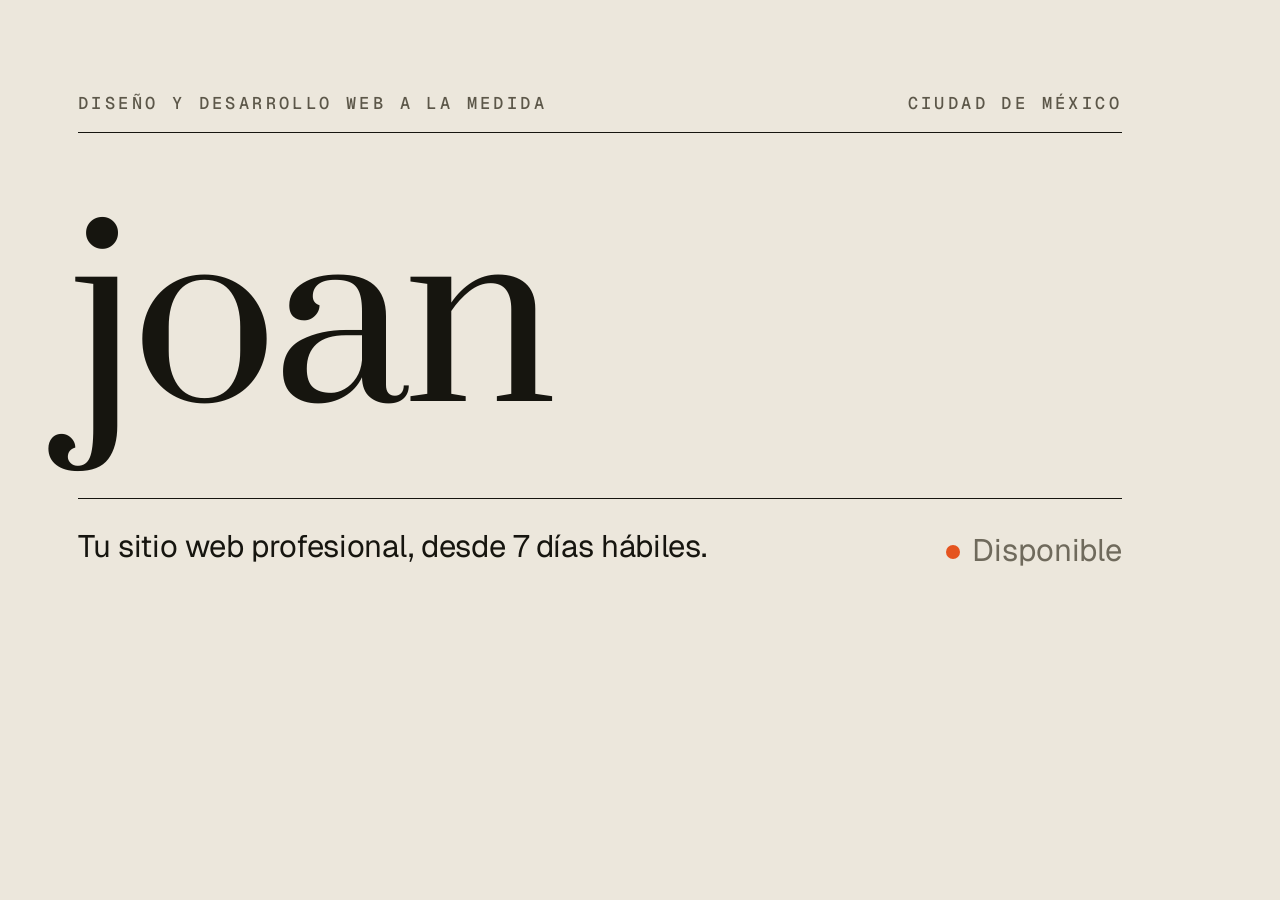
<file: _dev/og-cover.html>
<!DOCTYPE html>
<!--
  Fuente de assets/og-cover.jpg (1200×630), la imagen que aparece al
  compartir el sitio por WhatsApp, Facebook o X. Para regenerarla:

    chrome --headless=new --hide-scrollbars --window-size=1200,630 ^
      --virtual-time-budget=6000 --screenshot=og-cover.png _dev/og-cover.html

  y convertir el PNG a JPG (ver README → "Imagen para compartir").
  Al cambiarla, sube el ?v= de og:image y twitter:image en index.html:
  WhatsApp y Facebook guardan la imagen vieja en caché.
-->
<html lang="es-MX">
<head>
<meta charset="utf-8">
<link rel="preconnect" href="https://fonts.googleapis.com">
<link rel="preconnect" href="https://fonts.gstatic.com" crossorigin>
<link rel="stylesheet" href="https://fonts.googleapis.com/css2?family=Prata&amp;family=Geist:wght@400;500&amp;family=Geist+Mono:wght@400;500&amp;display=block">
<style>
  html, body { margin:0; width:1200px; height:630px; overflow:hidden; }
  body {
    background:#ECE7DC; color:#16150F;
    font-family:'Geist', system-ui, sans-serif;
    -webkit-font-smoothing:antialiased;
  }
  .card { position:relative; width:1200px; height:630px; box-sizing:border-box; padding:0 78px; }
  .meta {
    position:absolute; left:78px; right:78px; top:92px;
    display:flex; justify-content:space-between;
    font-family:'Geist Mono', monospace; font-size:17px; font-weight:500;
    letter-spacing:0.2em; text-transform:uppercase; color:#5c5749;
  }
  .rule { position:absolute; left:78px; right:78px; height:1px; background:#16150F; }
  .rule--top { top:132px; }
  .rule--bot { top:498px; }
  .word {
    position:absolute; left:70px; top:206px;
    font-family:'Prata', Georgia, serif; font-size:240px; line-height:1;
    letter-spacing:-0.02em;
  }
  .foot {
    position:absolute; left:78px; right:78px; top:526px;
    display:flex; justify-content:space-between; align-items:baseline; gap:24px;
  }
  .claim { font-size:31px; letter-spacing:-0.01em; }
  .avail { display:flex; align-items:center; gap:12px; font-size:31px; color:#6f6a5c; white-space:nowrap; }
  .avail i { width:14px; height:14px; border-radius:50%; background:#E5541F; display:block; transform:translateY(2px); }
</style>
</head>
<body>
  <div class="card">
    <div class="meta"><span>Diseño y desarrollo web a la medida</span><span>Ciudad de México</span></div>
    <div class="rule rule--top"></div>
    <div class="word">joan</div>
    <div class="rule rule--bot"></div>
    <div class="foot">
      <div class="claim">Tu sitio web profesional, desde 7 días hábiles.</div>
      <div class="avail"><i></i>Disponible</div>
    </div>
  </div>
</body>
</html>
</file>
